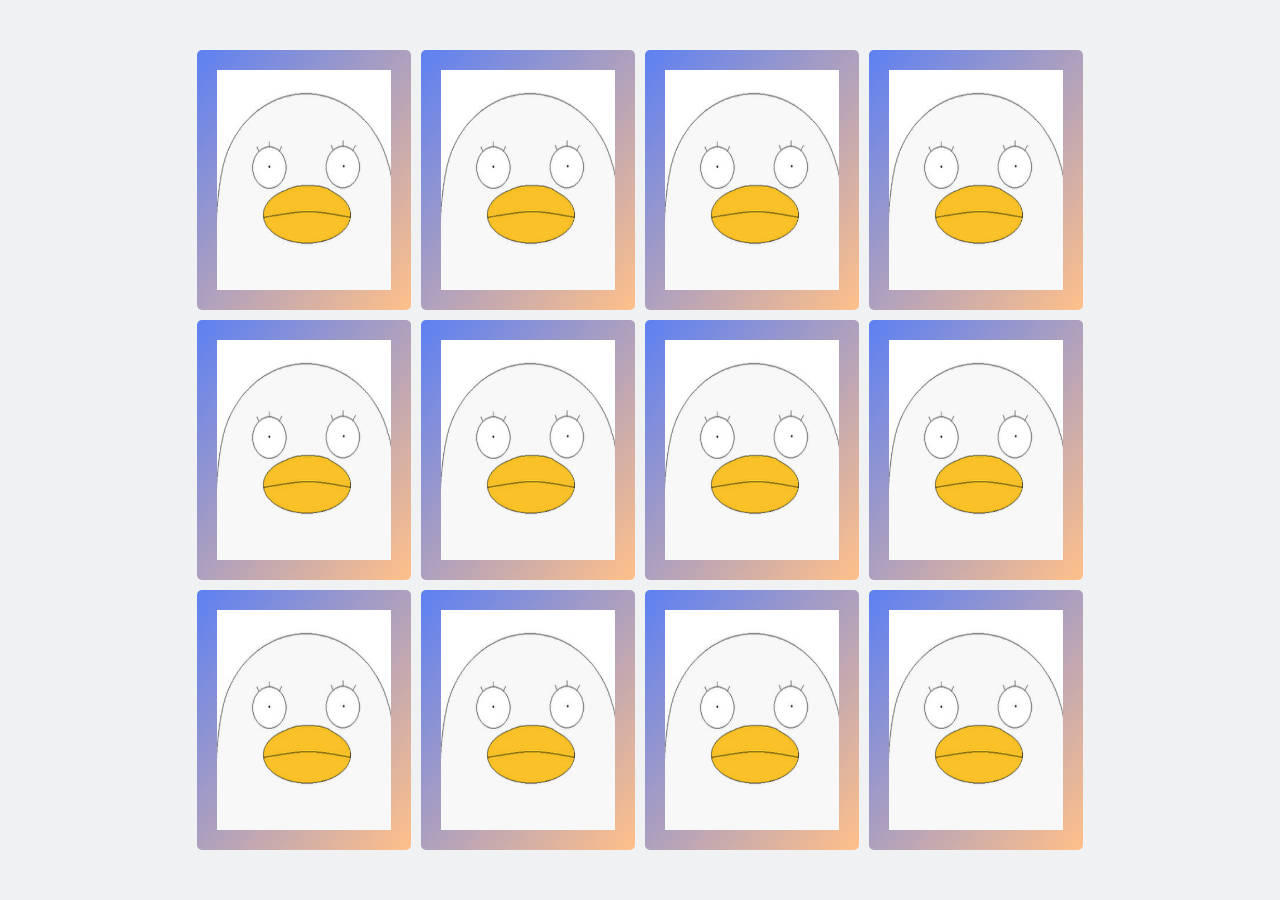
<file: index.html>
<!DOCTYPE html>
<html lang="en">
<head>
    <meta charset="UTF-8">
    <meta http-equiv="X-UA-Compatible" content="IE=edge">
    <meta name="viewport" content="width=device-width, initial-scale=1.0">
    <title>Memory game Gintama</title>
    <link rel="stylesheet" href="./design.css">
</head>
<body>
    <div class="main-area">
        <div class = "card" data-framework="Sadaharu">
            <img class="card-front" src="img/sadaharu.jpeg" alt="sadaharu">
            <img class ="card-back" src="img/gintama.jpeg" alt="gintama">
        </div>

        <div class = "card" data-framework="Sadaharu">
            <img class="card-front" src="img/sadaharu.jpeg" alt="sadaharu">
            <img class ="card-back" src="img/gintama.jpeg" alt="gintama">
        </div>

        <div class = "card" data-framework="xinbaji">
            <img class="card-front" src="img/xinbaji.jpeg" alt="xinbaji">
            <img class = "card-back" src="img/gintama.jpeg" alt="gintama">
        </div>

        <div class = "card" data-framework="xinbaji">
            <img class="card-front" src="img/xinbaji.jpeg" alt="xinbaji">
            <img class = "card-back" src="img/gintama.jpeg" alt="gintama">
        </div>

        <div class="card" data-framework="kakura">
            <img class ="card-front" src="img/kakura.jpeg" alt="kakura">
            <img class ="card-back" src="img/gintama.jpeg" alt="gintama">
        </div>

        <div class="card" data-framework="kakura">
            <img class ="card-front" src="img/kakura.jpeg" alt="kakura">
            <img class ="card-back" src="img/gintama.jpeg" alt="gintama">
        </div>

        <div class = "card" data-framework="toshi">
            <img class = "card-front" src ="img/toshi.jpeg" alt="toshi">
            <img class="card-back" src="img/gintama.jpeg" alt="gintama">
        </div>

        <div class = "card" data-framework="toshi">
            <img class = "card-front" src ="img/toshi.jpeg" alt="toshi">
            <img class="card-back" src="img/gintama.jpeg" alt="gintama">
        </div>

        <div class ="card" data-framework="gintoki">
            <img class="card-front" src="img/gintoki.jpeg" alt="gintoki">
            <img class ="card-back"  src="img/gintama.jpeg" alt="gintama">
        </div>
        <div class ="card" data-framework="gintoki">
            <img class="card-front" src="img/gintoki.jpeg" alt="gintoki">
            <img class ="card-back"  src="img/gintama.jpeg" alt="gintama">
        </div>

        <div class ="card" data-framework="sw">
            <img class="card-front" src="img/sw.jpeg" alt="sw">
            <img class="card-back" src="img/gintama.jpeg" alt="gintama">
        </div>
        <div class ="card" data-framework="sw">
            <img class="card-front" src="img/sw.jpeg" alt="sw">
            <img class="card-back" src="img/gintama.jpeg" alt="gintama">
        </div>
    </div>
    
<script src="./mglogic.js"></script>
</body>

</html>
</file>
<file: design.css>
*{
    padding: 0;
    margin:0;
    box-sizing: border-box;
}

body{
    height: 100vh;
    display: flex;
    background-color: #f0f1f2;
}

.main-area{
    width: 70%;
    height:90%;
    margin: auto;
    display: flex;
    flex-wrap: wrap;
}

.card{
    width: calc(25% - 10px);
    height: calc(33.333% - 10px);
    margin: 5px;
    position:relative;
    transform: scale(1);
    transform-style: preserve-3d;
    transition: transform .5s;
}

.card:active{
    transform: scale(0.97);
    transition: transform .2s;
}

.card-front,
.card-back{
    width:100%;
    height: 100%;
    padding:20px;
    position:absolute;
    border-radius: 5px;
    backface-visibility: hidden;
    background-image:linear-gradient(to right bottom, #5d80f2, #ffc089);
}

.card-front{
    transform:rotateX(180deg);
}

.card.flip{
    transform:rotateX(180deg);
}
</file>
